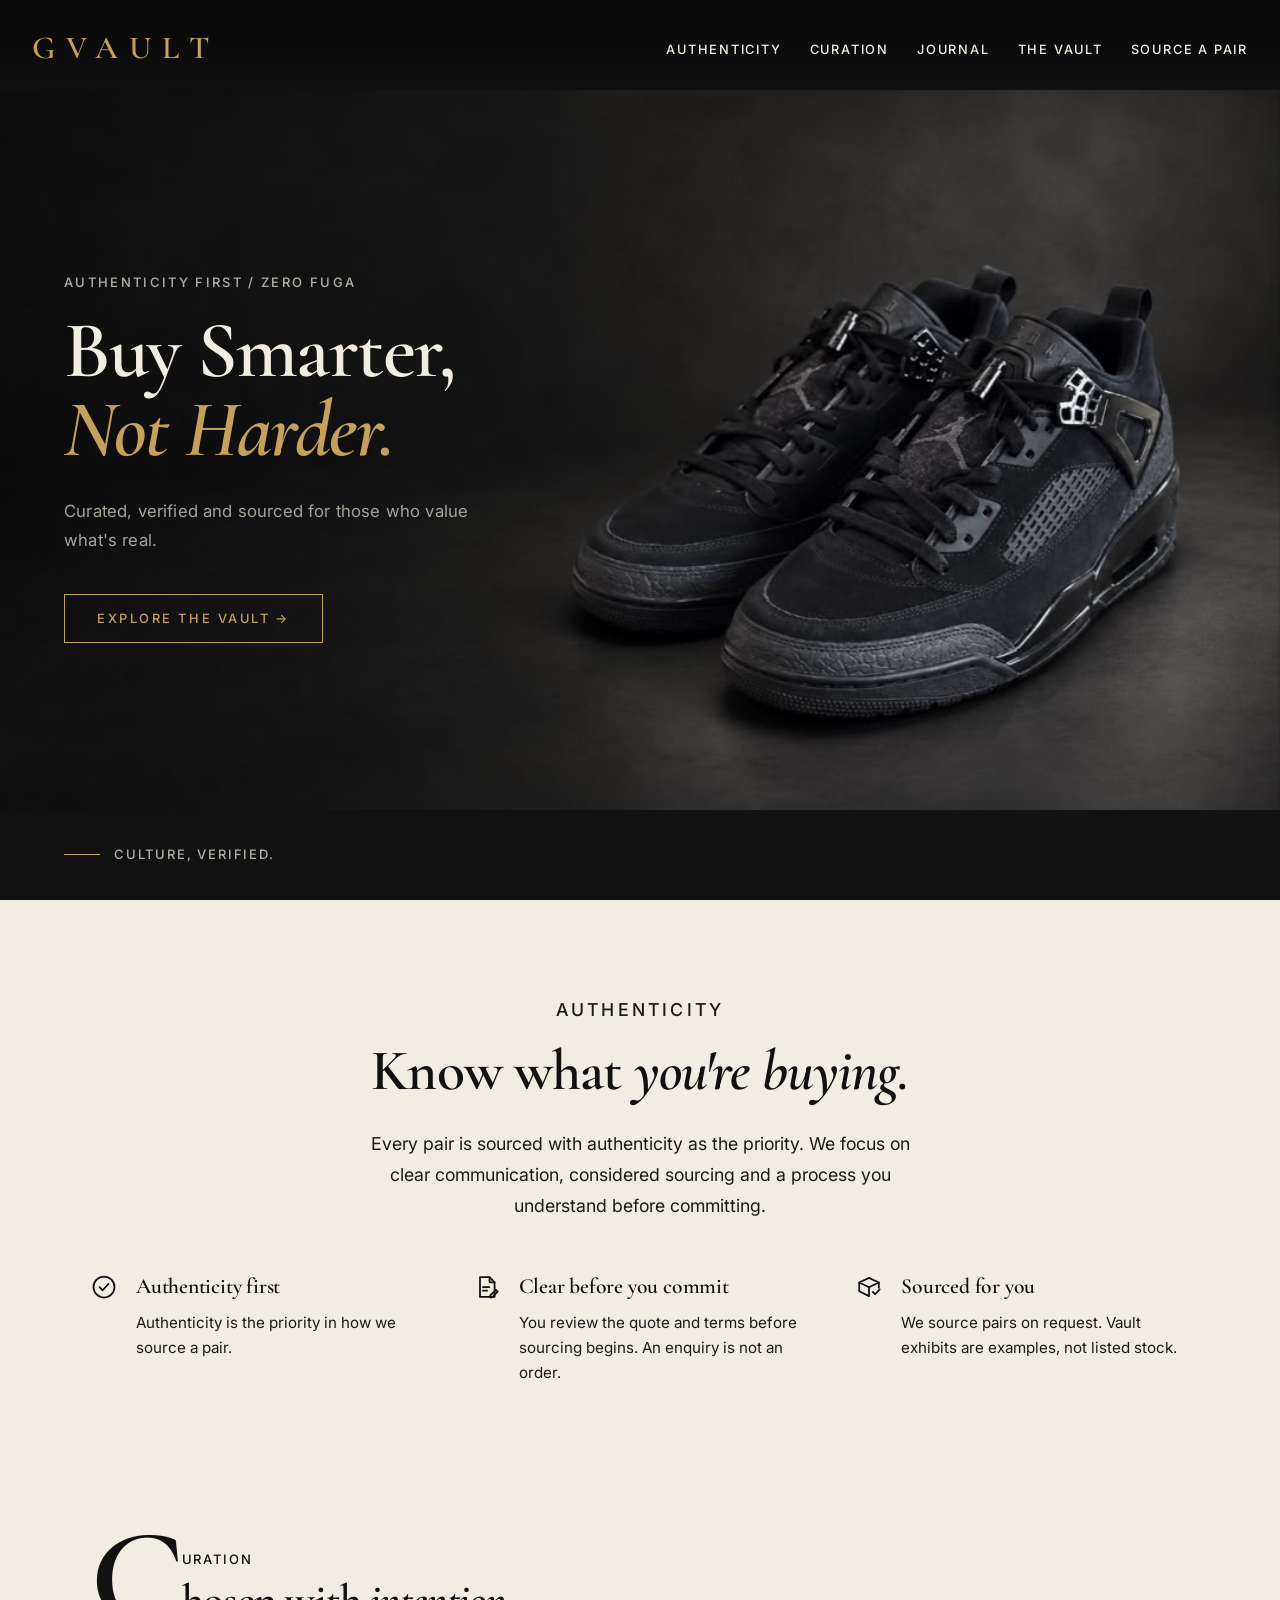
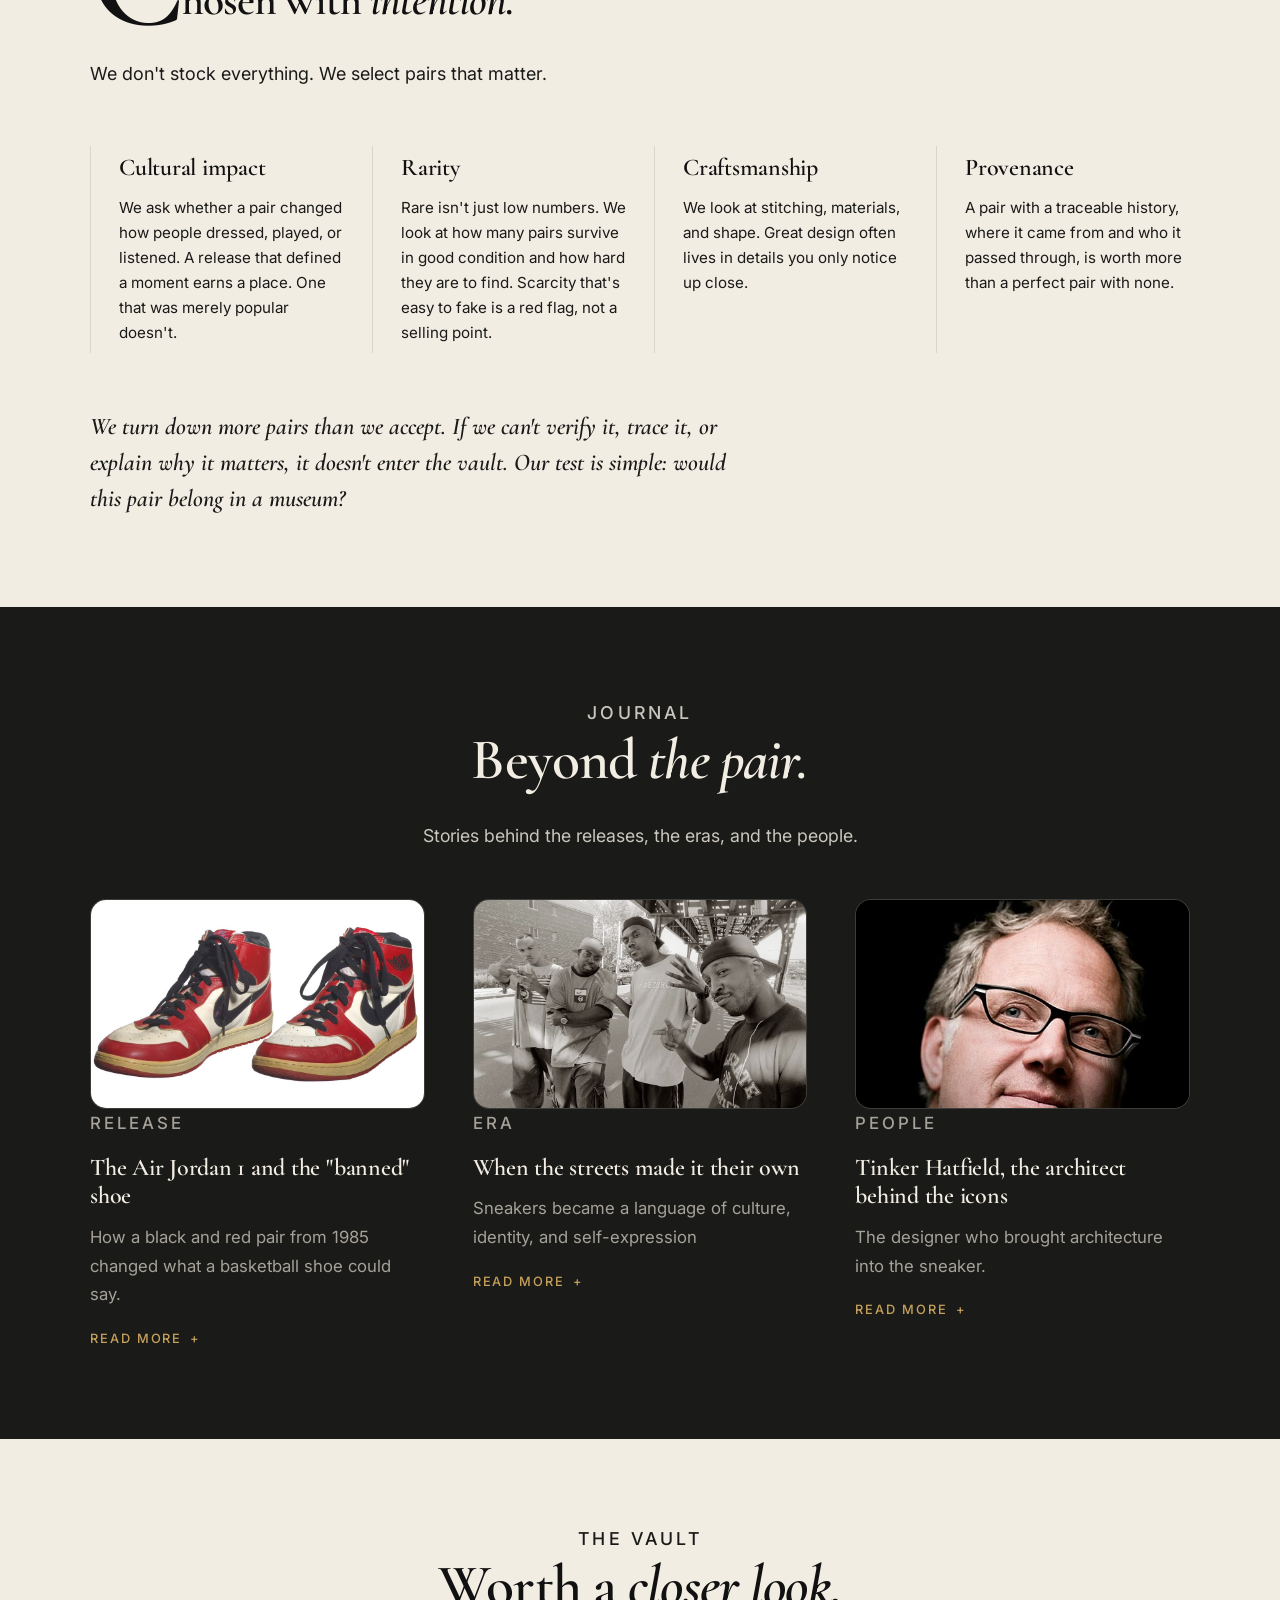
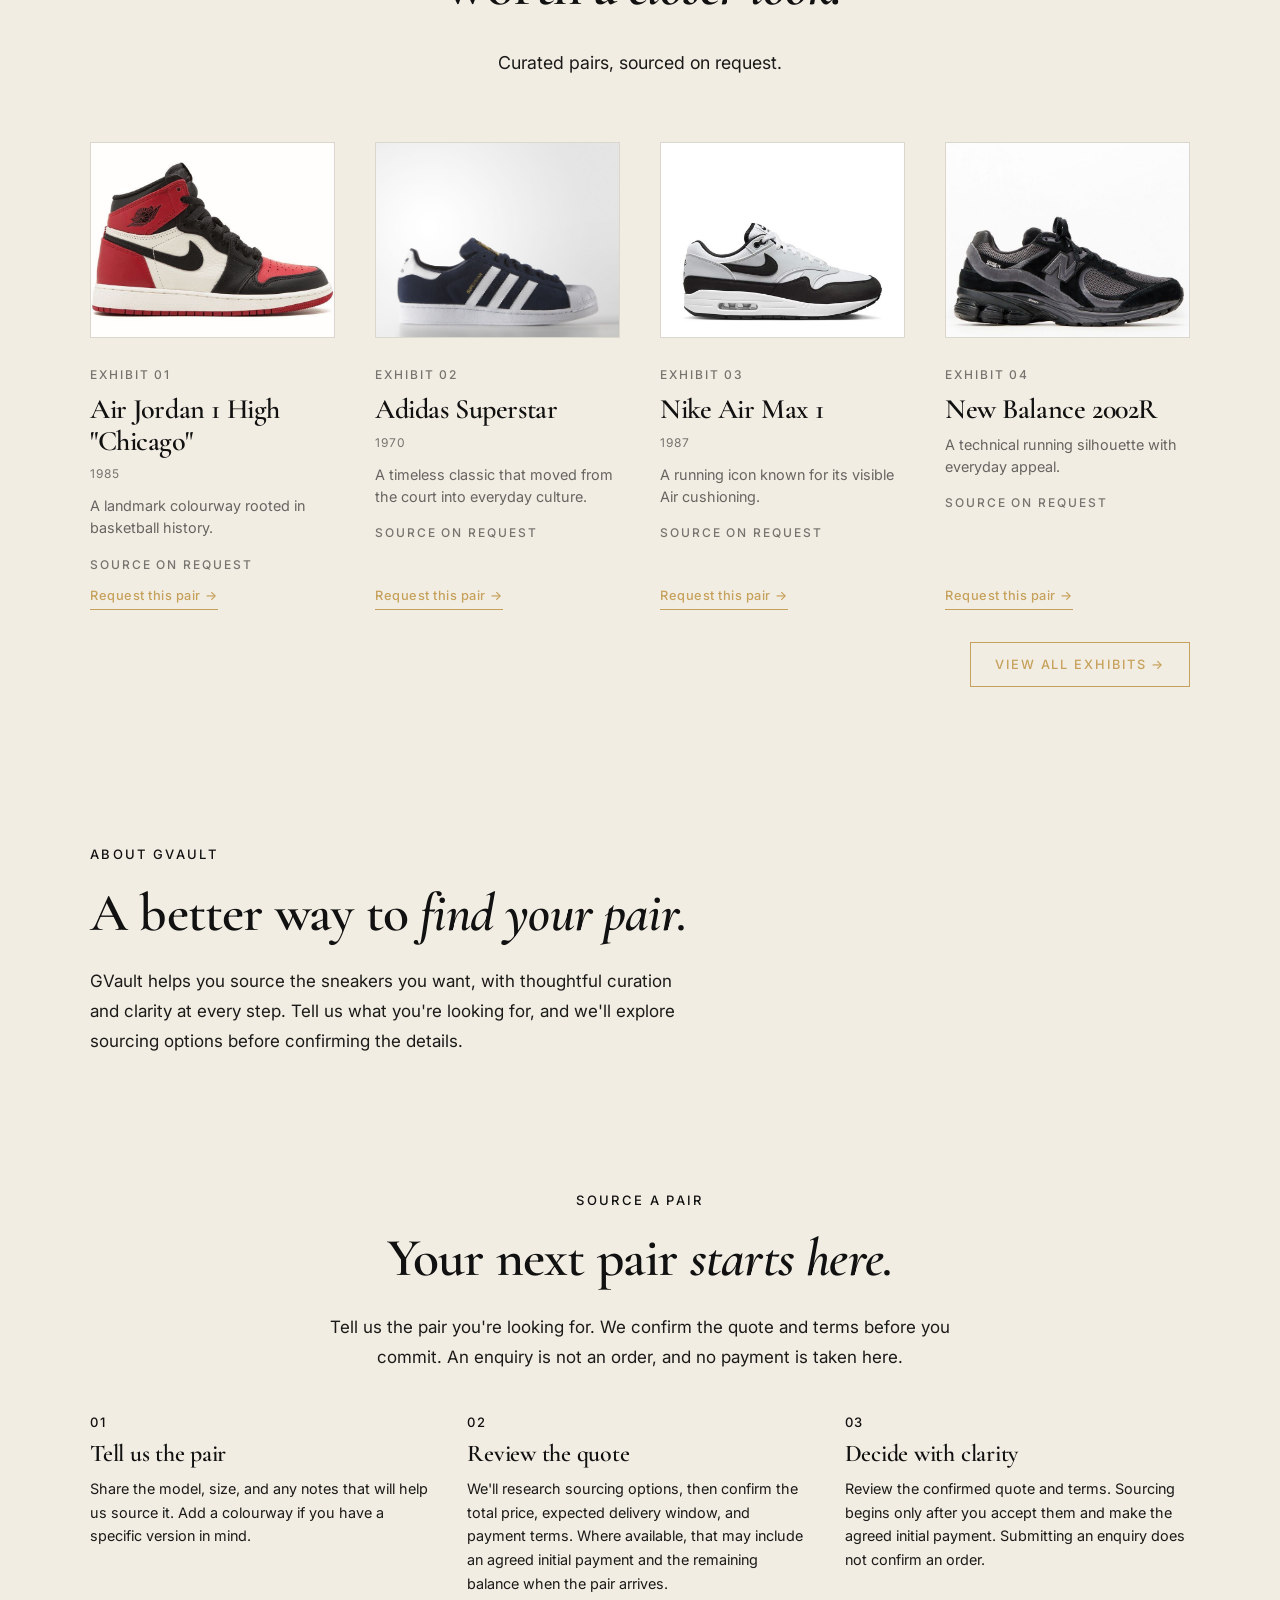
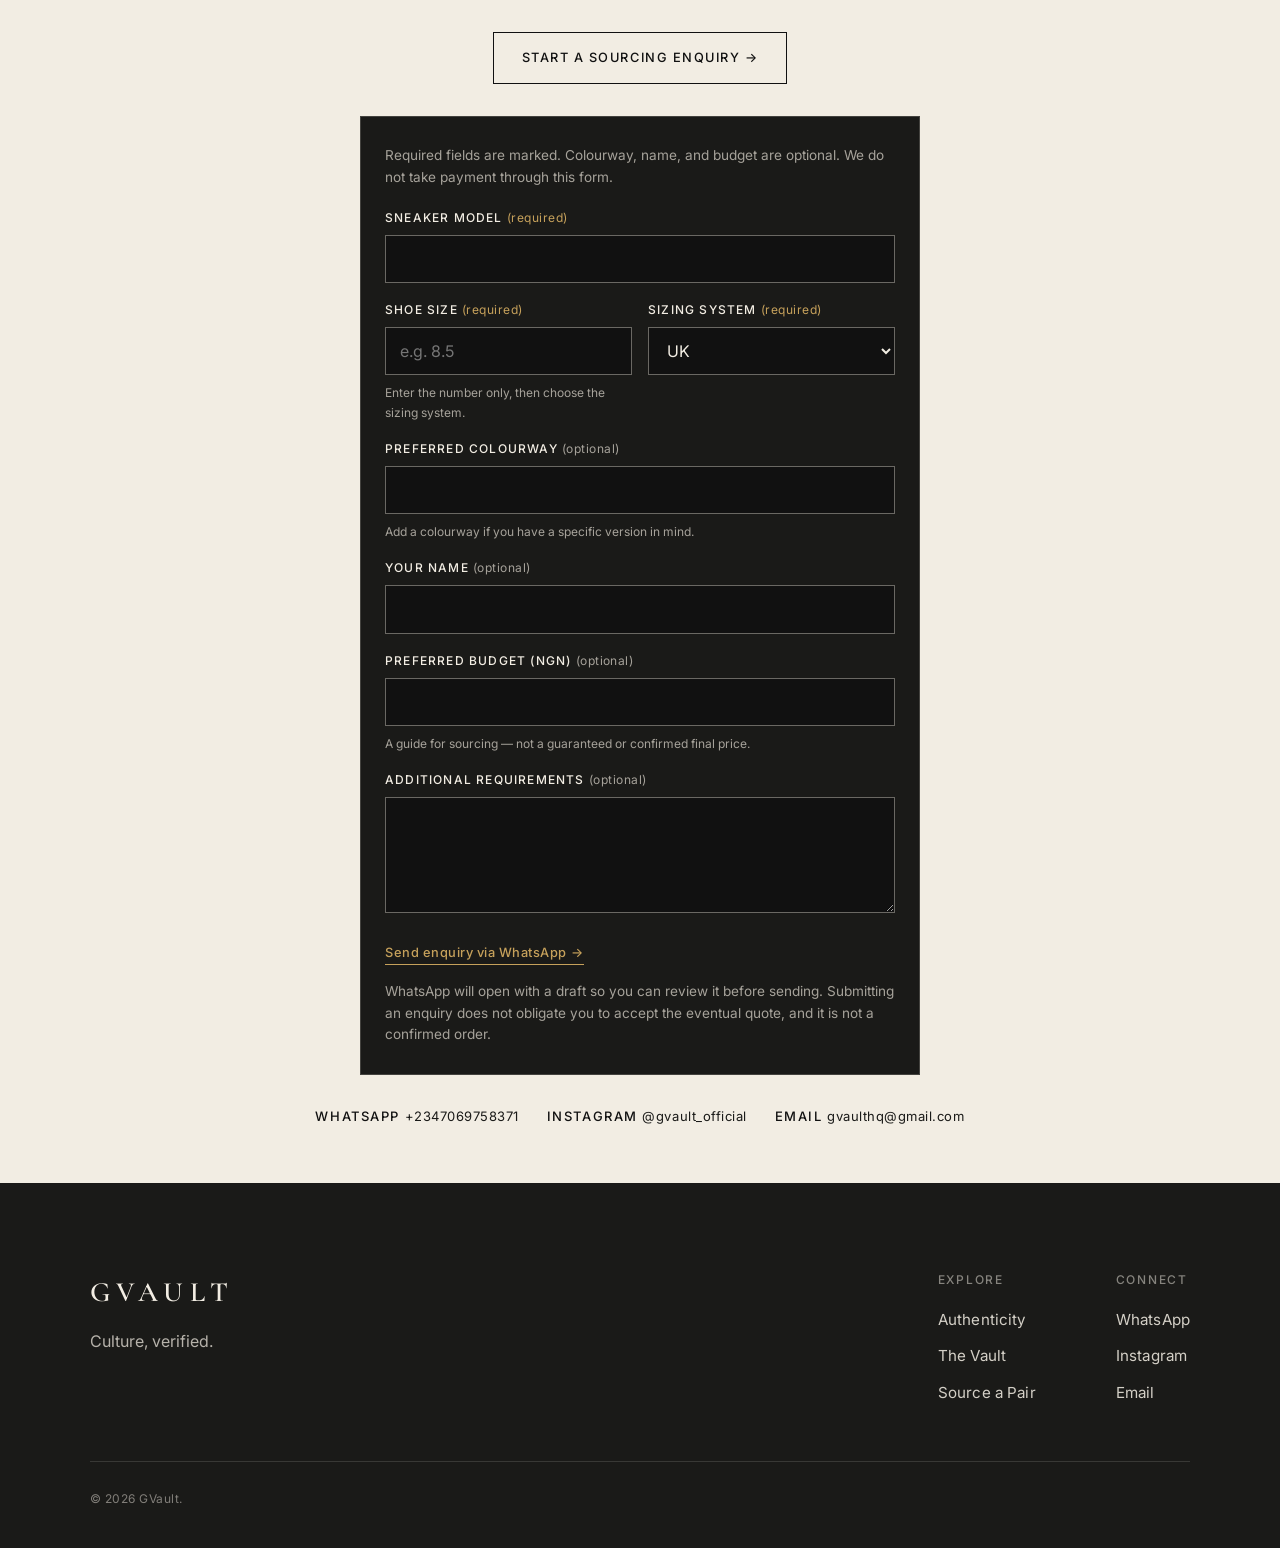
<file: index.html>
<!DOCTYPE html>
<html lang="en">
<head>
  <meta charset="UTF-8">
  <!-- Makes the page scale properly on phones -->
  <meta name="viewport" content="width=device-width, initial-scale=1">
  <title>GVault | Culture, verified.</title>
  <meta name="description" content="GVault is an authenticity-first sneaker brand. Discover, understand, and own genuine sneakers with confidence.">

  <!-- Fonts from Google Fonts (needs an internet connection) -->
  <link rel="preconnect" href="https://fonts.googleapis.com">
  <link rel="preconnect" href="https://fonts.gstatic.com" crossorigin>
  <link href="https://fonts.googleapis.com/css2?family=Cormorant+Garamond:ital,wght@0,600;1,600&family=Inter:wght@400;500&display=swap" rel="stylesheet">

  <!-- Our styles live in style.css (keep it in the same folder as this file) -->
  <link rel="stylesheet" href="style.css?v=22">
  <!-- defer waits until the HTML is ready, then runs script.js -->
  <script src="script.js?v=8" defer></script>
</head>

<body class="home">

  <a class="skip-link" href="#main">Skip to content</a>

  <!-- ========== 1. HEADER ========== -->
  <header id="top">
    <a href="#top" class="logo">GVAULT</a>

    <input type="checkbox" id="nav-toggle" class="nav-toggle">
    <label for="nav-toggle" class="nav-toggle-btn" aria-controls="site-nav" aria-expanded="false">
      <span class="nav-toggle-open">Menu</span>
      <span class="nav-toggle-close">Close</span>
    </label>

    <nav id="site-nav">
      <ul>
        <li><a href="#authenticity">Authenticity</a></li>
        <li><a href="#curation">Curation</a></li>
        <li><a href="#journal">Journal</a></li>
        <li><a href="vault.html">The Vault</a></li>
        <li><a href="#source-a-pair">Source a Pair</a></li>
      </ul>
    </nav>

    <!-- PAUSED: search and cart come back in later steps.
         Anything between the comment markers is hidden from the browser.

    <input type="search" id="search" placeholder="Search the vault...">

    <button id="request-list-button">Request List (<span id="request-list-count">0</span>)</button>

    -->
  </header>

  <main id="main" tabindex="-1">

    <!-- ========== 2. HERO ========== -->
    <section id="hero">
      <div class="hero-media">
        <img src="images/hero.jpeg"
             alt="Black Jordan Spizike sneakers on a stone plinth, photographed in low gallery light"
             width="1080"
             height="608"
             fetchpriority="high">
      </div>
      <div class="hero-copy">
        <p class="hero-eyebrow">Authenticity first / Zero Fuga</p>
        <h1>Buy Smarter,<br><span class="hero-accent">Not Harder.</span></h1>
        <p class="hero-lead">Curated, verified and sourced for those who value what's real.</p>
        <a class="hero-cta" href="#vault">Explore the Vault</a>
      </div>
      <p class="hero-signature">Culture, verified.</p>
    </section>

    <!-- ========== 3. AUTHENTICITY (was The Standard) ========== -->
    <section id="authenticity">
      <p class="section-label">Authenticity</p>
      <h2>Know what <span class="headline-accent">you're buying.</span></h2>
      <p>Every pair is sourced with authenticity as the priority. We focus on clear communication, considered sourcing and a process you understand before committing.</p>

      <ul class="trust-points">
        <li>
          <svg class="trust-icon" viewBox="0 0 24 24" fill="none" stroke="currentColor" stroke-width="1.5" stroke-linecap="round" stroke-linejoin="round" aria-hidden="true" focusable="false">
            <circle cx="12" cy="12" r="9"></circle>
            <path d="M8.2 12.2 10.8 14.8 15.8 9.4"></path>
          </svg>
          <div class="trust-copy">
            <h3>Authenticity first</h3>
            <p>Authenticity is the priority in how we source a pair.</p>
          </div>
        </li>
        <li>
          <svg class="trust-icon" viewBox="0 0 24 24" fill="none" stroke="currentColor" stroke-width="1.5" stroke-linecap="round" stroke-linejoin="round" aria-hidden="true" focusable="false">
            <path d="M6 3.5h8.2L18.5 8v12.5H6z"></path>
            <path d="M14.2 3.5V8H18.5"></path>
            <path d="M8.5 12h5.5M8.5 15.2h3.6"></path>
            <path d="M14.8 19.2 19.6 14.4l1.6 1.6-4.8 4.8h-1.6z"></path>
          </svg>
          <div class="trust-copy">
            <h3>Clear before you commit</h3>
            <p>You review the quote and terms before sourcing begins. An enquiry is not an order.</p>
          </div>
        </li>
        <li>
          <svg class="trust-icon" viewBox="0 0 24 24" fill="none" stroke="currentColor" stroke-width="1.5" stroke-linecap="round" stroke-linejoin="round" aria-hidden="true" focusable="false">
            <path d="M3.6 8.2 12 4.2l8.4 4-8.4 4z"></path>
            <path d="M3.6 8.2v7.4L12 19.8v-7.6"></path>
            <path d="M20.4 8.2v4.4"></path>
            <path d="M15.2 16.2 17.2 18.2 21.2 14"></path>
          </svg>
          <div class="trust-copy">
            <h3>Sourced for you</h3>
            <p>We source pairs on request. Vault exhibits are examples, not listed stock.</p>
          </div>
        </li>
      </ul>
    </section>

    <!-- ========== 4. CURATION ========== -->
    <section id="curation">
      <div class="curation-lockup">
        <span class="curation-initial" aria-hidden="true">C</span>
        <div class="curation-lines">
          <h2>
            <span class="curation-sr">Curation</span>
            <span class="curation-kicker" aria-hidden="true">uration</span>
          </h2>
          <p class="curation-sub">
            <span class="curation-sr">Chosen with intention.</span>
            <span aria-hidden="true">hosen with <span class="headline-accent">intention.</span></span>
          </p>
        </div>
      </div>
      <p>We don't stock everything. We select pairs that matter.</p>

      <ul>
        <li>
          <strong>Cultural impact</strong>
          <p>We ask whether a pair changed how people dressed, played, or listened. A release that defined a moment earns a place. One that was merely popular doesn't.</p>
        </li>
        <li>
          <strong>Rarity</strong>
          <p>Rare isn't just low numbers. We look at how many pairs survive in good condition and how hard they are to find. Scarcity that's easy to fake is a red flag, not a selling point.</p>
        </li>
        <li>
          <strong>Craftsmanship</strong>
          <p>We look at stitching, materials, and shape. Great design often lives in details you only notice up close.</p>
        </li>
        <li>
          <strong>Provenance</strong>
          <p>A pair with a traceable history, where it came from and who it passed through, is worth more than a perfect pair with none.</p>
        </li>
      </ul>

      <p class="curation-note">We turn down more pairs than we accept. If we can't verify it, trace it, or explain why it matters, it doesn't enter the vault. Our test is simple: would this pair belong in a museum?</p>
    </section>

    <!-- ========== 5. JOURNAL (was Culture) ========== -->
    <section id="journal">
      <p class="section-label">Journal</p>
      <h2>Beyond <span class="headline-accent">the pair.</span></h2>
      <p>Stories behind the releases, the eras, and the people.</p>

      <div class="article-grid">

        <article>
          <div class="article-visual">
            <img src="images/journal/Release.png" alt="A worn pair of original red, white, and black Air Jordan 1 High sneakers.">
          </div>
          <p class="article-category">Release</p>
          <h3>The Air Jordan 1 and the "banned" shoe</h3>
          <p>How a black and red pair from 1985 changed what a basketball shoe could say.</p>
          <details>
            <summary>Read more</summary>
            <p>When the Air Jordan 1 arrived in 1985, basketball shoes were mostly white and quiet. Designed by Peter Moore for a rookie named Michael Jordan, the black and red pair broke from that.</p>
            <p>The famous "banned" story says the NBA outlawed the shoe and Nike paid the fines. The league did have a uniform rule about shoe colours, and Nike turned that tension into an ad campaign. Collectors still debate how much of the legend was marketing, but both the shoe and the story are part of why it matters.</p>
            <p><strong>Why it matters to us:</strong> the Air Jordan 1 is one of the most re-released sneakers ever, which also makes it one of the most widely copied. Shape, stitching, and tag details all count, so we check each pair against documented references before it enters the vault.</p>
          </details>
        </article>

        <article>
          <div class="article-visual">
            <img src="images/journal/Era.png" alt="Four men in 1990s streetwear posing on a city street under an elevated train.">
          </div>
          <p class="article-category">Era</p>
          <h3>When the streets made it their own</h3>
          <p>Sneakers became a language of culture, identity, and self-expression</p>
          <details>
            <summary>Read more</summary>
            <p>Sneakers have always been about more than what we wear. They reflect where we come from, what we listen to, and the communities we belong to.</p>
            <p>From the streets of New York to cities around the world, music, sports, and street style transformed sneakers into cultural symbols. Each generation made them its own, turning footwear into a language of identity, self-expression, and belonging</p>
            <p>Over time, certain pairs become more than products. They become part of movements, memories, and moments that shaaped popular culture</p>
            <p><strong>Why it matters to us:</strong> At GVault, we believe understanding a sneaker's cultural significance makes owning it more meaningful. Knowing the actual story behind a pair helps us appreciate more than its design or resale value.</p>
          </details>
        </article>

        <article>
          <div class="article-visual">
            <img src="images/journal/People.png" alt="Portrait of sneaker designer Tinker Hatfield, wearing glasses against a dark background.">
          </div>
          <p class="article-category">People</p>
          <h3>Tinker Hatfield, the architect behind the icons</h3>
          <p>The designer who brought architecture into the sneaker.</p>
          <details>
            <summary>Read more</summary>
            <p>Tinker Hatfield trained as an architect before joining Nike in 1981. His Air Max 1, released in 1987, put the cushioning unit on display through a window in the midsole, reportedly inspired by the exposed structure of the Centre Pompidou in Paris.</p>
            <p>A year later he designed the Air Jordan III, a pair often credited with helping keep Michael Jordan at Nike, and he went on to design many more Jordans over the years.</p>
            <p><strong>Why it matters to us:</strong> knowing who designed a pair, and why, explains its details, and details are what we verify. A pair is easier to check when you understand the thinking behind it.</p>
          </details>
        </article>

      </div>
    </section>

    <!-- ========== 6. THE VAULT (was The Archive) ========== -->
    <section id="vault">
      <p class="section-label">The Vault</p>
      <h2>Worth a <span class="headline-accent">closer look.</span></h2>
      <p>Curated pairs, sourced on request.</p>

      <div class="vault-row">
      <div class="vault-track" role="region" aria-label="Vault exhibits" tabindex="0">

        <article class="exhibit">
          <div class="exhibit-image">
            <img src="images/vault/air jordan 1.png" alt="Air Jordan 1 High Chicago sneakers" width="750" height="1000">
          </div>
          <p class="exhibit-number">Exhibit 01</p>
          <h3>Air Jordan 1 High "Chicago"</h3>
          <p class="exhibit-year">1985</p>
          <p class="exhibit-why">A landmark colourway rooted in basketball history.</p>
          <p class="status status-sourcing">Source on request</p>
          <a class="exhibit-action" href="#source-enquiry" aria-label="Open Source a Pair to request Air Jordan 1 High Chicago">Request this pair</a>
        </article>

        <article class="exhibit">
          <div class="exhibit-image">
            <img src="images/vault/adidas.png" alt="Adidas Superstar sneakers" width="1080" height="1080">
          </div>
          <p class="exhibit-number">Exhibit 02</p>
          <h3>Adidas Superstar</h3>
          <p class="exhibit-year">1970</p>
          <p class="exhibit-why">A timeless classic that moved from the court into everyday culture.</p>
          <p class="status status-sourcing">Source on request</p>
          <a class="exhibit-action" href="#source-enquiry" aria-label="Open Source a Pair to request Adidas Superstar">Request this pair</a>
        </article>

        <article class="exhibit">
          <div class="exhibit-image">
            <img src="images/vault/air max.png" alt="Nike Air Max 1 sneakers" width="850" height="680">
          </div>
          <p class="exhibit-number">Exhibit 03</p>
          <h3>Nike Air Max 1</h3>
          <p class="exhibit-year">1987</p>
          <p class="exhibit-why">A running icon known for its visible Air cushioning.</p>
          <p class="status status-sourcing">Source on request</p>
          <a class="exhibit-action" href="#source-enquiry" aria-label="Open Source a Pair to request Nike Air Max 1">Request this pair</a>
        </article>

        <article class="exhibit">
          <div class="exhibit-image">
            <img src="images/vault/new balance.png" alt="New Balance 2002R sneakers" width="690" height="1070">
          </div>
          <p class="exhibit-number">Exhibit 04</p>
          <h3>New Balance 2002R</h3>
          <p class="exhibit-why">A technical running silhouette with everyday appeal.</p>
          <p class="status status-sourcing">Source on request</p>
          <a class="exhibit-action" href="#source-enquiry" aria-label="Open Source a Pair to request New Balance 2002R">Request this pair</a>
        </article>

      </div>

      <p class="vault-explore"><a class="vault-explore-btn" href="vault.html">View All Exhibits</a></p>
      </div>
    </section>

    <!-- ========== 7. ABOUT ========== -->
    <section id="about">
      <p class="about-label">About GVault</p>
      <h2>A better way to <span class="headline-accent">find your pair.</span></h2>
      <p class="about-intro">GVault helps you source the sneakers you want, with thoughtful curation and clarity at every step. Tell us what you're looking for, and we'll explore sourcing options before confirming the details.</p>
    </section>

    <!-- ========== 8. SOURCE A PAIR (was Contact) ========== -->
    <section id="source-a-pair">
      <p class="source-label">Source a Pair</p>
      <h2>Your next pair <span class="headline-accent">starts here.</span></h2>
      <p class="source-lead">Tell us the pair you're looking for. We confirm the quote and terms before you commit. An enquiry is not an order, and no payment is taken here.</p>
      <ol class="source-steps">
        <li>
          <p class="source-step-num">01</p>
          <h3>Tell us the pair</h3>
          <p>Share the model, size, and any notes that will help us source it. Add a colourway if you have a specific version in mind.</p>
        </li>
        <li>
          <p class="source-step-num">02</p>
          <h3>Review the quote</h3>
          <p>We'll research sourcing options, then confirm the total price, expected delivery window, and payment terms. Where available, that may include an agreed initial payment and the remaining balance when the pair arrives.</p>
        </li>
        <li>
          <p class="source-step-num">03</p>
          <h3>Decide with clarity</h3>
          <p>Review the confirmed quote and terms. Sourcing begins only after you accept them and make the agreed initial payment. Submitting an enquiry does not confirm an order.</p>
        </li>
      </ol>

      <p class="source-cta"><a id="start-enquiry" href="#source-enquiry">Start a sourcing enquiry</a></p>

      <form id="source-enquiry" class="source-form" action="https://wa.me/2347069758371" method="get" novalidate>
        <p class="source-form-intro">Required fields are marked. Colourway, name, and budget are optional. We do not take payment through this form.</p>

        <div class="source-field">
          <label for="enquiry-model">Sneaker model <span class="source-required">(required)</span></label>
          <input id="enquiry-model" name="model" type="text" autocomplete="off" required maxlength="120" aria-required="true" aria-describedby="enquiry-prefill">
          <p id="enquiry-prefill" class="source-hint" hidden>The model was filled from the Vault exhibit you requested. You can edit it before sending.</p>
        </div>

        <div class="source-field-row">
          <div class="source-field">
            <label for="enquiry-size">Shoe size <span class="source-required">(required)</span></label>
            <input id="enquiry-size" name="size" type="text" inputmode="decimal" autocomplete="off" required maxlength="12" placeholder="e.g. 8.5" aria-required="true" aria-describedby="enquiry-size-hint">
            <p id="enquiry-size-hint" class="source-hint">Enter the number only, then choose the sizing system.</p>
          </div>
          <div class="source-field">
            <label for="enquiry-size-system">Sizing system <span class="source-required">(required)</span></label>
            <select id="enquiry-size-system" name="size-system" required aria-required="true">
              <option value="UK" selected>UK</option>
              <option value="US">US</option>
              <option value="EU">EU</option>
            </select>
          </div>
        </div>

        <div class="source-field">
          <label for="enquiry-colourway">Preferred colourway <span class="source-optional">(optional)</span></label>
          <input id="enquiry-colourway" name="colourway" type="text" autocomplete="off" maxlength="120" aria-describedby="enquiry-colourway-hint">
          <p id="enquiry-colourway-hint" class="source-hint">Add a colourway if you have a specific version in mind.</p>
        </div>

        <div class="source-field">
          <label for="enquiry-name">Your name <span class="source-optional">(optional)</span></label>
          <input id="enquiry-name" name="name" type="text" autocomplete="name" maxlength="80">
        </div>

        <div class="source-field">
          <label for="enquiry-budget">Preferred budget (NGN) <span class="source-optional">(optional)</span></label>
          <input id="enquiry-budget" name="budget" type="text" inputmode="numeric" autocomplete="off" maxlength="20" aria-describedby="enquiry-budget-hint">
          <p id="enquiry-budget-hint" class="source-hint">A guide for sourcing — not a guaranteed or confirmed final price.</p>
        </div>

        <div class="source-field">
          <label for="enquiry-notes">Additional requirements <span class="source-optional">(optional)</span></label>
          <textarea id="enquiry-notes" name="notes" rows="4" maxlength="500"></textarea>
        </div>

        <p id="enquiry-status" class="enquiry-status" role="status" aria-live="polite" hidden></p>

        <button type="submit" class="source-submit">Send enquiry via WhatsApp</button>
        <p class="source-form-note">WhatsApp will open with a draft so you can review it before sending. Submitting an enquiry does not obligate you to accept the eventual quote, and it is not a confirmed order.</p>

        <div id="enquiry-fallback" class="enquiry-fallback" hidden>
          <p>WhatsApp did not open in this browser. Use the link below, or copy the message and send it to +2347069758371.</p>
          <p><a id="enquiry-fallback-link" href="https://wa.me/2347069758371" target="_blank" rel="noopener noreferrer">Open WhatsApp with this enquiry</a></p>
          <label for="enquiry-fallback-copy">Enquiry message</label>
          <textarea id="enquiry-fallback-copy" rows="10" readonly></textarea>
        </div>
      </form>
      <ul class="source-contacts" id="source-contacts">
        <li><a href="https://wa.me/2347069758371" target="_blank" rel="noopener noreferrer">WhatsApp <span>+2347069758371</span></a></li>
        <li><a href="https://www.instagram.com/gvault_official/" target="_blank" rel="noopener noreferrer">Instagram <span>@gvault_official</span></a></li>
        <li><a href="mailto:gvaulthq@gmail.com">Email <span>gvaulthq@gmail.com</span></a></li>
      </ul>
    </section>

  </main>

  <!-- ========== 9. FOOTER ========== -->
  <footer>
    <div class="footer-main">
      <div class="footer-brand">
        <a href="#top" class="footer-logo">GVAULT</a>
        <p class="footer-tagline">Culture, verified.</p>
      </div>
      <div class="footer-groups">
        <nav class="footer-nav" aria-labelledby="footer-explore-heading">
          <p class="footer-heading" id="footer-explore-heading">Explore</p>
          <ul>
            <li><a href="#authenticity">Authenticity</a></li>
            <li><a href="vault.html">The Vault</a></li>
            <li><a href="#source-a-pair">Source a Pair</a></li>
          </ul>
        </nav>
        <nav class="footer-nav" aria-labelledby="footer-connect-heading">
          <p class="footer-heading" id="footer-connect-heading">Connect</p>
          <ul>
            <li><a href="https://wa.me/2347069758371" target="_blank" rel="noopener noreferrer">WhatsApp</a></li>
            <li><a href="https://www.instagram.com/gvault_official/" target="_blank" rel="noopener noreferrer">Instagram</a></li>
            <li><a href="mailto:gvaulthq@gmail.com">Email</a></li>
          </ul>
        </nav>
      </div>
    </div>
    <p class="footer-copy">&copy; 2026 GVault.</p>
  </footer>

</body>
</html>
</file>
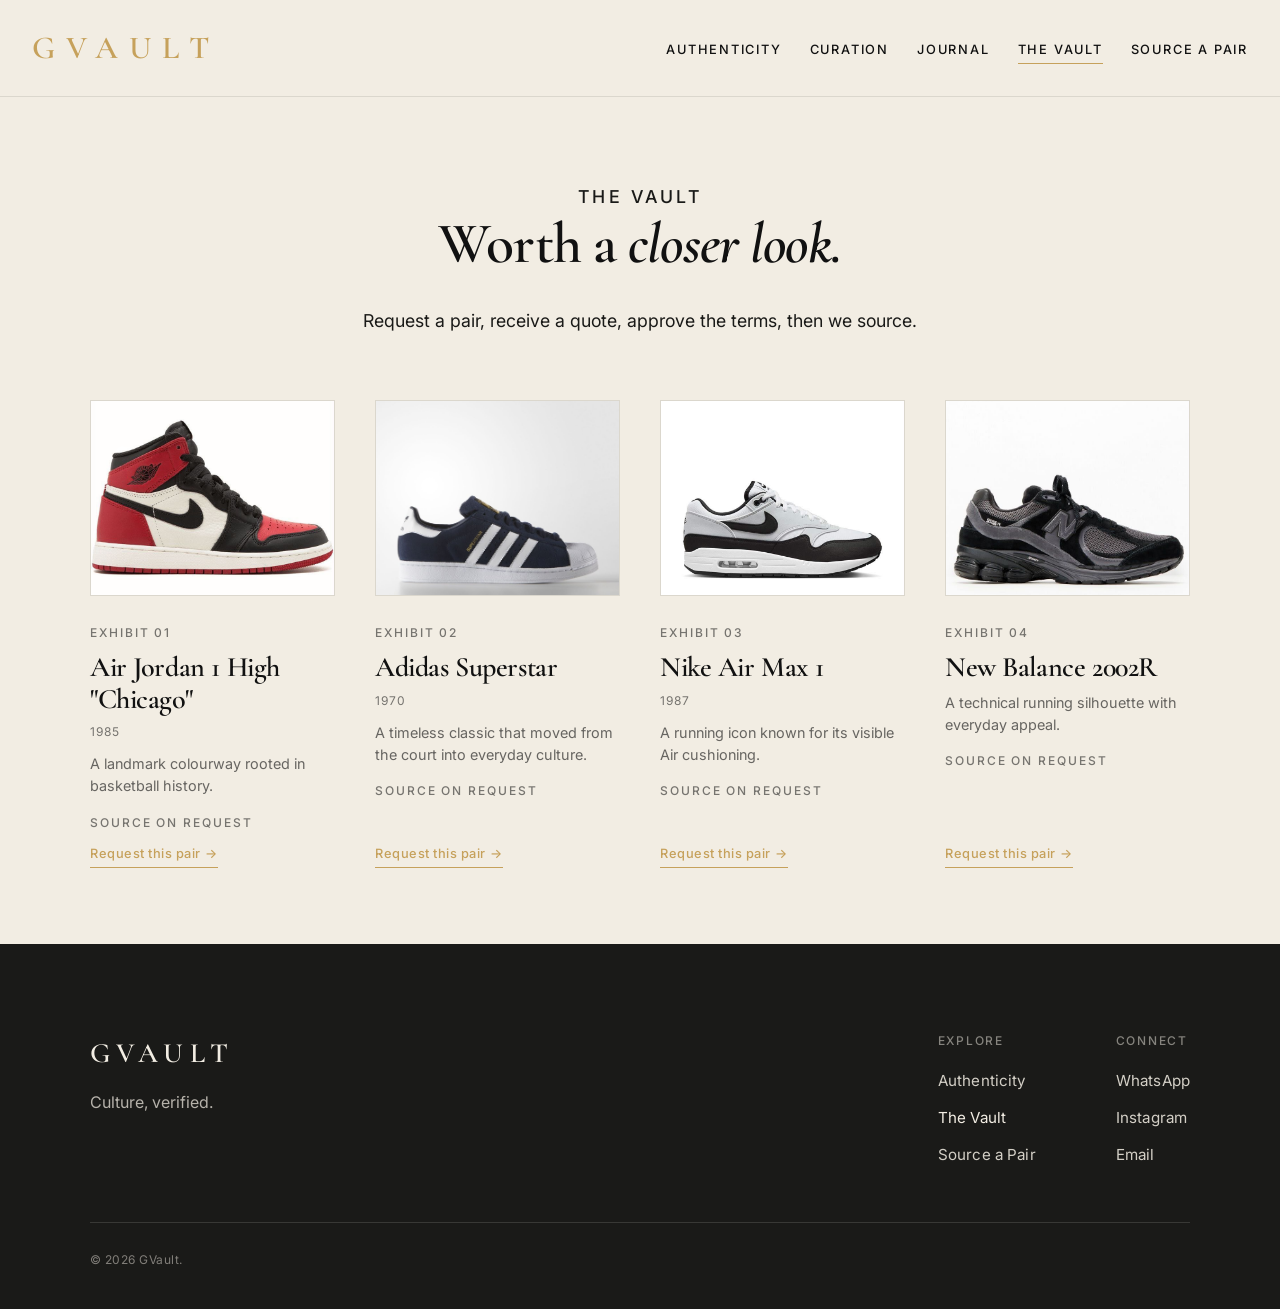
<file: vault.html>
<!DOCTYPE html>
<html lang="en">
<head>
  <meta charset="UTF-8">
  <meta name="viewport" content="width=device-width, initial-scale=1">
  <title>The Vault | GVault</title>
  <meta name="description" content="The GVault collection: curated pairs, sourced on request.">
  <link rel="preconnect" href="https://fonts.googleapis.com">
  <link rel="preconnect" href="https://fonts.gstatic.com" crossorigin>
  <link href="https://fonts.googleapis.com/css2?family=Cormorant+Garamond:ital,wght@0,600;1,600&family=Inter:wght@400;500&display=swap" rel="stylesheet">
  <link rel="stylesheet" href="style.css?v=20">
  <script src="script.js?v=8" defer></script>
</head>

<body>

  <a class="skip-link" href="#main">Skip to content</a>

  <header id="top">
    <a href="index.html" class="logo">GVAULT</a>

    <input type="checkbox" id="nav-toggle" class="nav-toggle">
    <label for="nav-toggle" class="nav-toggle-btn" aria-controls="site-nav" aria-expanded="false">
      <span class="nav-toggle-open">Menu</span>
      <span class="nav-toggle-close">Close</span>
    </label>

    <nav id="site-nav">
      <ul>
        <li><a href="index.html#authenticity">Authenticity</a></li>
        <li><a href="index.html#curation">Curation</a></li>
        <li><a href="index.html#journal">Journal</a></li>
        <li><a href="vault.html" aria-current="page">The Vault</a></li>
        <li><a href="index.html#source-a-pair">Source a Pair</a></li>
      </ul>
    </nav>
  </header>

  <main id="main" tabindex="-1">
    <section id="vault">
      <p class="section-label">The Vault</p>
      <h2>Worth a <span class="headline-accent">closer look.</span></h2>
      <p>Request a pair, receive a quote, approve the terms, then we source.</p>

      <div class="vault-track" role="region" aria-label="Vault exhibits" tabindex="0">

        <article class="exhibit">
          <div class="exhibit-image">
            <img src="images/vault/air jordan 1.png" alt="Air Jordan 1 High Chicago sneakers" width="750" height="1000">
          </div>
          <p class="exhibit-number">Exhibit 01</p>
          <h3>Air Jordan 1 High "Chicago"</h3>
          <p class="exhibit-year">1985</p>
          <p class="exhibit-why">A landmark colourway rooted in basketball history.</p>
          <p class="status status-sourcing">Source on request</p>
          <a class="exhibit-action" href="index.html#source-enquiry" aria-label="Open Source a Pair to request Air Jordan 1 High Chicago">Request this pair</a>
        </article>

        <article class="exhibit">
          <div class="exhibit-image">
            <img src="images/vault/adidas.png" alt="Adidas Superstar sneakers" width="1080" height="1080">
          </div>
          <p class="exhibit-number">Exhibit 02</p>
          <h3>Adidas Superstar</h3>
          <p class="exhibit-year">1970</p>
          <p class="exhibit-why">A timeless classic that moved from the court into everyday culture.</p>
          <p class="status status-sourcing">Source on request</p>
          <a class="exhibit-action" href="index.html#source-enquiry" aria-label="Open Source a Pair to request Adidas Superstar">Request this pair</a>
        </article>

        <article class="exhibit">
          <div class="exhibit-image">
            <img src="images/vault/air max.png" alt="Nike Air Max 1 sneakers" width="850" height="680">
          </div>
          <p class="exhibit-number">Exhibit 03</p>
          <h3>Nike Air Max 1</h3>
          <p class="exhibit-year">1987</p>
          <p class="exhibit-why">A running icon known for its visible Air cushioning.</p>
          <p class="status status-sourcing">Source on request</p>
          <a class="exhibit-action" href="index.html#source-enquiry" aria-label="Open Source a Pair to request Nike Air Max 1">Request this pair</a>
        </article>

        <article class="exhibit">
          <div class="exhibit-image">
            <img src="images/vault/new balance.png" alt="New Balance 2002R sneakers" width="690" height="1070">
          </div>
          <p class="exhibit-number">Exhibit 04</p>
          <h3>New Balance 2002R</h3>
          <p class="exhibit-why">A technical running silhouette with everyday appeal.</p>
          <p class="status status-sourcing">Source on request</p>
          <a class="exhibit-action" href="index.html#source-enquiry" aria-label="Open Source a Pair to request New Balance 2002R">Request this pair</a>
        </article>

      </div>
    </section>
  </main>

  <footer>
    <div class="footer-main">
      <div class="footer-brand">
        <a href="index.html" class="footer-logo">GVAULT</a>
        <p class="footer-tagline">Culture, verified.</p>
      </div>
      <div class="footer-groups">
        <nav class="footer-nav" aria-labelledby="footer-explore-heading">
          <p class="footer-heading" id="footer-explore-heading">Explore</p>
          <ul>
            <li><a href="index.html#authenticity">Authenticity</a></li>
            <li><a href="vault.html" aria-current="page">The Vault</a></li>
            <li><a href="index.html#source-a-pair">Source a Pair</a></li>
          </ul>
        </nav>
        <nav class="footer-nav" aria-labelledby="footer-connect-heading">
          <p class="footer-heading" id="footer-connect-heading">Connect</p>
          <ul>
            <li><a href="https://wa.me/2347069758371" target="_blank" rel="noopener noreferrer">WhatsApp</a></li>
            <li><a href="https://www.instagram.com/gvault_official/" target="_blank" rel="noopener noreferrer">Instagram</a></li>
            <li><a href="mailto:gvaulthq@gmail.com">Email</a></li>
          </ul>
        </nav>
      </div>
    </div>
    <p class="footer-copy">&copy; 2026 GVault.</p>
  </footer>

</body>
</html>
</file>
<file: style.css>
/* ===== BRAND COLORS: change a color here and it updates everywhere ===== */
:root {
  --ink:        #111111;
  --ink-raised: #1A1A18;
  --ivory:      #F2EDE3;
  --gray:       #A6A29A;
  --accent:     #C6A15B;
  --gray-rgb:   166 162 154;
  --accent-rgb: 198 161 91;
  --line:        rgb(var(--gray-rgb) / 0.30);
  --line-subtle: rgb(var(--gray-rgb) / 0.20);
  --line-strong: rgb(var(--gray-rgb) / 0.60);
}

/* ===== BASE: applies to the whole page ===== */
body {
  margin: 0;
  background: var(--ivory);
  color: var(--ink);
  font-family: 'Inter', sans-serif;
  font-size: 1rem;
  font-weight: 400;
  line-height: 1.5;
  -webkit-font-smoothing: antialiased;
  -moz-osx-font-smoothing: grayscale;
}

.skip-link {
  position: absolute;
  left: 16px;
  top: 8px;
  z-index: 40;
  padding: 8px 16px;
  background: var(--ink);
  color: var(--ivory);
  border: 1px solid var(--accent);
  font-size: 0.8rem;
  font-weight: 500;
  letter-spacing: 0.08em;
  text-decoration: none;
  transform: translateY(-160%);
}

.skip-link:focus,
.skip-link:focus-visible {
  transform: none;
  outline: 2px solid var(--accent);
  outline-offset: 3px;
}

#main:focus,
#main:focus-visible {
  outline: 2px solid var(--accent);
  outline-offset: 3px;
}

/* ===== HEADER ===== */
header {
  position: relative;
  background: var(--ivory);
  padding: 24px 32px;
  border-bottom: 1px solid var(--line);
  display: flex;
  flex-wrap: nowrap;
  gap: 16px 32px;
  justify-content: space-between;
  align-items: center;
}

/* ===== LOGO ===== */
.logo {
  font-family: 'Cormorant Garamond', serif;
  font-size: 2rem;
  font-weight: 600;
  letter-spacing: 0.35em;
  color: var(--accent);
  text-decoration: none;
}

/* ===== NAV BAR (header only, so the footer nav is untouched) ===== */
.nav-toggle {
  position: absolute;
  width: 1px;
  height: 1px;
  padding: 0;
  margin: -1px;
  overflow: hidden;
  clip: rect(0, 0, 0, 0);
  white-space: nowrap;
  border: 0;
}

.nav-toggle-btn {
  display: none;
  cursor: pointer;
  color: var(--ink);
  font-size: 0.75rem;
  font-weight: 500;
  letter-spacing: 0.14em;
  text-transform: uppercase;
  padding: 8px 0;
}

.nav-toggle-btn:focus-visible {
  outline: 2px solid var(--accent);
  outline-offset: 3px;
}

.nav-toggle-close {
  display: none;
}

header nav ul {
  list-style: none;
  margin: 0;
  padding: 0;
  display: flex;
  flex-wrap: nowrap;
  gap: 12px 28px;
}

header nav a {
  color: var(--ink);
  text-decoration: none;
  font-size: 0.8rem;
  font-weight: 500;
  letter-spacing: 0.14em;
  text-transform: uppercase;
  padding-bottom: 6px;
  border-bottom: 1px solid transparent;
  transition: color 0.2s, border-color 0.2s;
}

header nav a:hover,
header nav a[aria-current="page"] {
  color: var(--ink);
  border-bottom-color: var(--accent);
}

header a:focus-visible,
footer a:focus-visible {
  outline: 2px solid var(--accent);
  outline-offset: 3px;
}

@media (max-width: 899px) {
  header {
    flex-wrap: nowrap;
  }

  .nav-toggle-btn {
    display: inline-flex;
    z-index: 22;
  }

  .nav-toggle:checked + .nav-toggle-btn .nav-toggle-open {
    display: none;
  }

  .nav-toggle:checked + .nav-toggle-btn .nav-toggle-close {
    display: inline;
  }

  header nav {
    display: none;
    position: absolute;
    top: 100%;
    left: 0;
    right: 0;
    z-index: 21;
    background: var(--ink);
    border-bottom: 1px solid var(--line);
  }

  .nav-toggle:checked ~ nav {
    display: block;
  }

  header nav ul {
    flex-direction: column;
    flex-wrap: nowrap;
    gap: 4px;
    padding: 12px 24px 28px;
  }

  header nav a {
    display: inline-block;
    padding: 10px 0;
    color: var(--ivory);
  }

  header nav a:hover,
  header nav a[aria-current="page"] {
    color: var(--accent);
    border-bottom-color: var(--accent);
  }

  body:has(.nav-toggle:checked) {
    overflow: hidden;
  }

  body.home header:has(.nav-toggle:checked) {
    background: var(--ink);
  }
}

@media (max-width: 600px) {
  header {
    padding: 20px 24px;
  }
  .logo{
    font-size: 1.6rem;
    letter-spacing: 0.25em;
  }
}

body.home header {
  position: absolute;
  top: 0;
  left: 0;
  right: 0;
  z-index: 20;
  background: linear-gradient(to bottom, rgb(0 0 0 / 0.55) 0%, rgb(0 0 0 / 0) 100%);
  border-bottom: none;
}

body.home .nav-toggle-btn {
  color: var(--ivory);
}

body.home header nav a {
  color: var(--ivory);
}

body.home header nav a:hover,
body.home header nav a[aria-current="page"] {
  color: var(--accent);
  border-bottom-color: var(--accent);
}

/* ===== HERO SECTION ===== */
#hero {
  position: relative;
  isolation: isolate;
  overflow: hidden;
  box-sizing: border-box;
  min-height: 100svh;
  padding: 0;
  text-align: left;
  color: var(--ivory);
  background: var(--ink);
}

.hero-media {
  position: absolute;
  inset: 0;
  z-index: 0;
  pointer-events: none;
}

.hero-media img {
  display: block;
  position: absolute;
  inset: 0;
  width: 100%;
  height: 100%;
  object-fit: contain;
  object-position: right center;
  animation: hero-image-enter 1s ease-out both;
}

.hero-copy {
  position: relative;
  z-index: 2;
  box-sizing: border-box;
  display: flex;
  flex-direction: column;
  justify-content: center;
  min-height: 100svh;
  width: min(36rem, 44%);
  padding: 7.5rem 32px 6.5rem;
  padding-left: max(48px, 5vw);
  background: none;
  animation: hero-copy-enter 0.9s ease-out both;
}

.hero-eyebrow {
  margin: 0 0 20px;
  font-size: 0.8125rem;
  font-weight: 500;
  letter-spacing: 0.18em;
  text-transform: uppercase;
  color: rgb(242 237 227 / 0.72);
}

#hero h1 {
  font-family: 'Cormorant Garamond', serif;
  font-size: clamp(2.6rem, 5.2vw + 0.85rem, 5.35rem);
  font-weight: 600;
  line-height: 0.98;
  letter-spacing: -0.02em;
  color: var(--ivory);
  max-width: 100%;
  margin: 0 0 28px;
}

.hero-accent {
  font-style: italic;
  color: var(--accent);
}

.headline-accent {
  font-style: italic;
}

.hero-lead {
  font-size: 1.05rem;
  line-height: 1.7;
  letter-spacing: 0.01em;
  color: var(--gray);
  max-width: 26rem;
  margin: 0 0 40px;
}

.hero-cta {
  display: inline-flex;
  align-items: center;
  align-self: flex-start;
  gap: 0.35em;
  border: 1px solid var(--accent);
  color: var(--accent);
  padding: 14px 32px;
  text-decoration: none;
  font-size: 0.8rem;
  font-weight: 500;
  letter-spacing: 0.2em;
  text-transform: uppercase;
  white-space: nowrap;
  transition: background 0.2s, color 0.2s;
}

.hero-cta::after {
  content: "\2192";
}

.hero-cta:hover {
  background: var(--accent);
  color: var(--ink);
}

.hero-cta:focus-visible {
  outline: 2px solid var(--accent);
  outline-offset: 3px;
}

.hero-signature {
  position: absolute;
  left: max(48px, 5vw);
  bottom: 36px;
  z-index: 2;
  display: flex;
  align-items: center;
  gap: 14px;
  margin: 0;
  font-size: 0.8125rem;
  font-weight: 500;
  letter-spacing: 0.14em;
  text-transform: uppercase;
  color: rgb(242 237 227 / 0.72);
}

.hero-signature::before {
  content: "";
  width: 36px;
  height: 1px;
  background: var(--accent);
  flex-shrink: 0;
}

@keyframes hero-image-enter {
  from { opacity: 0; }
  to   { opacity: 1; }
}

@keyframes hero-copy-enter {
  from { opacity: 0; transform: translateY(12px); }
  to   { opacity: 1; transform: translateY(0); }
}

@media (max-width: 899px) {
  .hero-media img {
    object-fit: cover;
    object-position: 78% 48%;
  }

  .hero-copy {
    width: auto;
    justify-content: flex-end;
    padding: 7rem 24px 7.25rem;
  }

  .hero-signature {
    left: 24px;
    bottom: 28px;
  }
}

@media (prefers-reduced-motion: reduce) {
  html {
    scroll-behavior: auto;
  }

  .hero-media img,
  .hero-copy {
    animation: none;
  }

  .skip-link {
    transform: none;
    position: static;
    display: inline-block;
    margin: 8px 16px 0;
  }

  #authenticity li,
  #authenticity .trust-icon,
  .exhibit-image,
  .article-visual,
  header nav a,
  .hero-cta,
  .exhibit-action,
  .vault-explore a,
  a.vault-explore-btn,
  .source-cta a {
    transition: none;
  }
}

/* ===== SHARED STYLES FOR EVERY SECTION BELOW THE HERO ===== */
html {
  scroll-behavior: smooth;
  overflow-x: clip;
}

main section:not(#hero) {
  max-width: 1100px;
  margin: 0 auto;
  padding: 108px 24px;
  scroll-margin-top: 5.5rem;
}

.section-label,
main section#about > p.about-label,
main section#source-a-pair > p.source-label {
  margin: 0 0 16px;
  font-family: 'Inter', sans-serif;
  font-size: 0.8125rem;
  font-weight: 500;
  letter-spacing: 0.18em;
  text-transform: uppercase;
  color: var(--ink);
  text-align: center;
}

main section:not(#hero) > h2 {
  font-family: 'Cormorant Garamond', serif;
  font-size: clamp(2.35rem, 4.5vw, 3.75rem);
  font-weight: 600;
  line-height: 1.12;
  letter-spacing: -0.015em;
  color: var(--ink);
  text-align: center;
  margin: 0 0 28px;
}

main section:not(#hero) > h2::after {
  display: none;
}

main section:not(#hero) > p {
  text-align: center;
  color: var(--ink-raised);
  max-width: 36rem;
  margin: 0 auto;
  font-size: clamp(1.02rem, 0.2vw + 0.95rem, 1.125rem);
  line-height: 1.75;
}

@media (max-width: 639px) {
  #hero h1 {
    font-size: clamp(2.35rem, 9.5vw, 2.85rem);
  }

  main section:not(#hero) {
    padding: 80px 20px;
  }

  #authenticity > h2,
  #journal > h2,
  #vault > h2 {
    font-size: clamp(2.1rem, 7vw, 2.55rem);
  }

  main section#about > h2,
  main section#source-a-pair > h2 {
    font-size: clamp(1.85rem, 6.2vw, 2.2rem);
    line-height: 1.18;
    overflow-wrap: break-word;
    hyphens: none;
  }

  .vault-track .exhibit h3 {
    font-size: clamp(1.55rem, 6vw, 1.85rem);
  }

  .article-grid article h3 {
    font-size: clamp(1.45rem, 5.5vw, 1.7rem);
  }

  .source-cta a {
    padding: 12px 20px;
  }
}

/* ===== AUTHENTICITY (was The Standard) ===== */
main section#authenticity {
  padding-top: 94px;
  padding-bottom: 68px;
}

#authenticity > .section-label {
  margin-bottom: 14px;
}

main section#authenticity > h2 {
  margin-bottom: 24px;
}

#authenticity .trust-points {
  list-style: none;
  display: grid;
  grid-template-columns: repeat(3, minmax(0, 1fr));
  gap: 28px 48px;
  margin: 48px 0 0;
  padding: 0;
}

#authenticity li {
  position: relative;
  display: flex;
  align-items: flex-start;
  gap: 18px;
  min-width: 0;
  border: none;
  background: transparent;
  padding: 4px 0;
}

#authenticity .trust-icon {
  display: block;
  width: 28px;
  height: 28px;
  margin: 0;
  color: var(--ink);
  flex-shrink: 0;
  transition: color 0.2s;
}

#authenticity .trust-copy {
  min-width: 0;
  flex: 1;
}

#authenticity li h3 {
  font-family: 'Cormorant Garamond', serif;
  font-size: clamp(1.35rem, 1.5vw, 1.6rem);
  font-weight: 600;
  font-style: normal;
  line-height: 1.25;
  letter-spacing: -0.01em;
  color: var(--ink);
  margin: 0 0 10px;
}

#authenticity li p {
  margin: 0;
  font-size: 0.95rem;
  line-height: 1.65;
  color: var(--ink-raised);
}

#authenticity li:hover .trust-icon {
  color: var(--accent);
}

@media (max-width: 639px) {
  main section#authenticity {
    padding-top: 70px;
    padding-bottom: 56px;
  }

  #authenticity .trust-points {
    grid-template-columns: 1fr;
    gap: 24px;
  }
}

/* ===== CURATION ===== */
main section#journal {
  max-width: none;
  padding-top: 90px;
  padding-bottom: 90px;
  padding-left: max(24px, calc((100% - 1100px) / 2));
  padding-right: max(24px, calc((100% - 1100px) / 2));
}

main section#curation {
  background: var(--ivory);
  padding-top: 68px;
  padding-bottom: clamp(4.75rem, 7vw, 6.5rem);
  text-align: left;
}

.curation-lockup {
  display: flex;
  align-items: center;
  gap: 0.02em 0.08em;
  width: max-content;
  max-width: 100%;
  margin: 0 0 24px;
  color: var(--ink);
}

.curation-initial {
  flex: 0 0 auto;
  font-family: 'Cormorant Garamond', serif;
  font-size: clamp(5.5rem, 14vw, 8.75rem);
  font-weight: 600;
  font-style: normal;
  line-height: 0.78;
  letter-spacing: -0.04em;
  color: var(--ink);
}

.curation-lines {
  display: flex;
  flex-direction: column;
  justify-content: center;
  gap: 0.12rem;
  min-width: 0;
  padding-top: 0.2em;
}

#curation .curation-sr {
  position: absolute;
  width: 1px;
  height: 1px;
  padding: 0;
  margin: -1px;
  overflow: hidden;
  clip: rect(0, 0, 0, 0);
  white-space: nowrap;
  border: 0;
}

#curation .curation-lockup h2 {
  position: relative;
  margin: 0;
  text-align: left;
}

#curation .curation-kicker {
  font-family: 'Inter', sans-serif;
  font-size: 0.8125rem;
  font-weight: 500;
  font-style: normal;
  line-height: 1.2;
  letter-spacing: 0.14em;
  text-transform: uppercase;
  color: var(--ink);
}

#curation .curation-sub {
  position: relative;
  margin: 0;
  max-width: none;
  font-family: 'Cormorant Garamond', serif;
  font-size: clamp(1.85rem, 3.4vw, 2.75rem);
  font-weight: 600;
  line-height: 1.12;
  letter-spacing: -0.02em;
  color: var(--ink);
  text-align: left;
}

main section#curation > p:not(.curation-note) {
  margin: 0;
  color: var(--ink-raised);
  font-size: 1.125rem;
  text-align: left;
}

@media (max-width: 639px) {
  main section#curation {
    padding-top: 54px;
    padding-bottom: 62px;
    padding-left: 20px;
    padding-right: 20px;
  }

  .curation-lockup {
    gap: 0.02em 0.06em;
    margin: 0 0 20px;
  }

  .curation-initial {
    font-size: clamp(5.15rem, 30.5vw, 6.5rem);
  }

  #curation .curation-sub {
    font-size: clamp(1.45rem, 6.4vw, 1.9rem);
    overflow-wrap: break-word;
  }
}

#curation ul {
  list-style: none;
  margin: 56px 0 0;
  padding: 0;
  display: grid;
  grid-template-columns: repeat(auto-fit, minmax(min(240px, 100%), 1fr));
  gap: 28px;
}

#curation li {
  border-left: 1px solid var(--line);
  padding: 8px 0 8px 28px;
  font-size: 0.95rem;
  line-height: 1.65;
  color: var(--ink-raised);
  transition: border-color 0.2s;
}

#curation li strong {
  display: block;
  font-family: 'Cormorant Garamond', serif;
  font-size: clamp(1.5rem, 1.6vw, 1.75rem);
  font-weight: 600;
  line-height: 1.2;
  letter-spacing: -0.01em;
  color: var(--ink);
  margin-bottom: 12px;
}

#curation li:hover {
  border-left-color: var(--accent);
}

#curation li p {
  margin: 0;
}

#curation > p.curation-note {
  max-width: 640px;
  margin: 56px 0 0;
  text-align: left;
  font-family: 'Cormorant Garamond', serif;
  font-size: clamp(1.2rem, 2vw, 1.5rem);
  font-style: italic;
  font-weight: 600;
  line-height: 1.5;
  letter-spacing: 0;
  color: var(--ink-raised);
}

/* ===== JOURNAL (was Culture) ===== */
#journal {
  background: var(--ink-raised);
}

main section#journal > .section-label {
  color: rgb(242 237 227 / 0.82);
}

main section#journal > h2 {
  color: var(--ivory);
}

main section#journal > p {
  color: rgb(242 237 227 / 0.82);
}

.article-grid {
  display: grid;
  grid-template-columns: repeat(auto-fit, minmax(min(280px, 100%), 1fr));
  gap: 56px 48px;
  margin-top: 48px;
  align-items: start;
}

@media (max-width: 639px) {
  main section#journal {
    padding-top: 66px;
    padding-bottom: 66px;
  }

  .article-grid {
    gap: 40px;
  }
}

.article-visual {
  position: relative;
  overflow: hidden;
  aspect-ratio: 16 / 10;
  display: block;
  padding: 0;
  border: 1px solid var(--line);
  border-radius: 16px;
  background: var(--ink);
  transition: border-color 0.2s;
}

.article-visual img {
  position: absolute;
  inset: 0;
  width: 100%;
  height: 100%;
  object-fit: cover;
  object-position: center;
}

.article-grid article:nth-child(3) .article-visual img {
  object-position: 50% 18%;
}

.article-category {
  margin: 20px 0 8px;
  font-family: 'Inter', sans-serif;
  font-size: 0.75rem;
  font-weight: 500;
  letter-spacing: 0.18em;
  text-transform: uppercase;
  color: rgb(242 237 227 / 0.75);
}

.article-grid article h3 {
  font-family: 'Cormorant Garamond', serif;
  font-size: clamp(1.5rem, 1.6vw, 1.75rem);
  font-weight: 600;
  line-height: 1.2;
  letter-spacing: -0.01em;
  color: var(--ivory);
  margin: 0 0 12px;
}

.article-grid article p {
  margin: 0 0 16px;
  font-size: 1.05rem;
  line-height: 1.7;
  color: var(--gray);
}

.article-grid article a {
  color: var(--accent);
  text-decoration: none;
  font-size: 0.8rem;
  font-weight: 500;
  letter-spacing: 0.15em;
  text-transform: uppercase;
}

.article-grid article a::after {
  content: "\2192";
  display: inline-block;
  margin-left: 8px;
  transition: transform 0.2s;
}

.article-grid article:hover .article-visual {
  border-color: rgb(var(--gray-rgb) / 0.55);
}

.article-grid article:hover a::after {
  transform: translateX(6px);
}

/* ===== THE VAULT (was The Archive) ===== */
main section#vault {
  padding-top: 84px;
  padding-bottom: 84px;
}

body:not(.home) main section#vault {
  padding-bottom: 76px;
}

.vault-row {
  display: grid;
  grid-template-columns: repeat(4, minmax(0, 1fr));
  column-gap: 40px;
  row-gap: 32px;
  margin-top: 64px;
}

.vault-track {
  display: grid;
  grid-column: 1 / -1;
  min-width: 0;
  grid-template-columns: repeat(4, minmax(0, 1fr));
  gap: 40px;
  margin-top: 64px;
}

.vault-row .vault-track {
  margin-top: 0;
}

@media (max-width: 899px) {
  .vault-row,
  .vault-track {
    grid-template-columns: repeat(2, minmax(0, 1fr));
  }
}

@media (max-width: 639px) {
  .vault-track {
    display: flex;
    gap: 20px;
    overflow-x: auto;
    overscroll-behavior-x: contain;
    scroll-snap-type: x mandatory;
    -webkit-overflow-scrolling: touch;
    padding-bottom: 8px;
  }

  .vault-track .exhibit {
    flex: 0 0 85vw;
    max-width: 85vw;
    scroll-snap-align: start;
  }
}

.exhibit {
  display: flex;
  flex-direction: column;
  padding: 0;
  background: transparent;
}

/* ----- Status badge ----- */
.status {
  align-self: flex-start;
  margin: 0 0 16px;
  padding: 6px 12px;
  font-size: 0.7rem;
  font-weight: 500;
  letter-spacing: 0.2em;
}

.exhibit .status-sourcing {
  border: none;
  padding: 0;
  margin: 0 0 12px;
  font-size: 0.75rem;
  font-weight: 500;
  color: rgb(17 17 17 / 0.55);
  letter-spacing: 0.16em;
  text-transform: uppercase;
}

/* ----- Image area ----- */
.exhibit-image {
  position: relative;
  aspect-ratio: 5 / 4;
  margin-bottom: 28px;
  overflow: hidden;
  background: var(--ivory);
  border: 1px solid var(--line);
  transition: border-color 0.2s;
}

.exhibit:hover .exhibit-image,
.exhibit:focus-within .exhibit-image {
  border-color: var(--line-strong);
}

.exhibit-image img {
  position: absolute;
  inset: 0;
  width: 100%;
  height: 100%;
  object-fit: cover;
  object-position: center;
}

.vault-track .exhibit:nth-child(2) .exhibit-image img {
  object-position: center bottom;
}

.vault-track .exhibit:nth-child(4) .exhibit-image img {
  object-fit: cover;
  object-position: center 58%;
}

/* ----- Text details ----- */
.exhibit-number {
  margin: 0 0 10px;
  font-size: 0.75rem;
  font-weight: 500;
  letter-spacing: 0.16em;
  text-transform: uppercase;
  color: rgb(17 17 17 / 0.55);
}

.exhibit h3 {
  margin: 0 0 8px;
  font-family: 'Cormorant Garamond', serif;
  font-size: clamp(1.7rem, 2.2vw, 2.15rem);
  font-weight: 600;
  line-height: 1.12;
  letter-spacing: -0.015em;
  color: var(--ink);
}

.exhibit-year {
  margin: 0 0 12px;
  font-size: 0.75rem;
  letter-spacing: 0.08em;
  color: rgb(17 17 17 / 0.55);
}

.exhibit-why,
.exhibit-verification {
  margin: 0 0 16px;
  font-size: 0.9rem;
  line-height: 1.55;
  color: rgb(17 17 17 / 0.62);
}

.exhibit-why strong,
.exhibit-verification strong {
  color: var(--ink);
  font-weight: 500;
}

/* ----- Price and button, pinned to the bottom of every card ----- */
.exhibit-price {
  margin: auto 0 16px;
  padding-top: 16px;
  border-top: 1px solid var(--line-subtle);
  font-family: 'Cormorant Garamond', serif;
  font-size: 1.4rem;
  color: var(--accent);
}

.exhibit-action {
  display: inline-flex;
  align-items: baseline;
  flex-wrap: nowrap;
  align-self: flex-start;
  width: max-content;
  margin-top: auto;
  padding: 0 0 4px;
  border: none;
  border-bottom: 1px solid currentColor;
  background: none;
  color: var(--accent);
  text-align: left;
  text-decoration: none;
  font-family: inherit;
  font-size: 0.8rem;
  font-weight: 500;
  letter-spacing: 0.04em;
  white-space: nowrap;
  transition: color 0.2s, border-color 0.2s;
}

.exhibit-action::after {
  content: "\2192";
  margin-left: 0.35em;
  flex-shrink: 0;
}

.exhibit-action:hover {
  color: var(--ink);
}

.exhibit-action:focus-visible,
.vault-explore a:focus-visible,
.vault-track:focus-visible {
  outline: 2px solid var(--accent);
  outline-offset: 3px;
}

.vault-explore {
  grid-column: 4;
  justify-self: end;
  width: max-content;
  margin: 0;
}

.vault-explore a,
a.vault-explore-btn {
  display: inline-flex;
  align-items: center;
  padding: 12px 24px;
  border: 1px solid var(--accent);
  border-radius: 0;
  background: none;
  color: var(--accent);
  text-decoration: none;
  font-size: 0.8rem;
  font-weight: 500;
  letter-spacing: 0.15em;
  text-transform: uppercase;
  white-space: nowrap;
  transition: background 0.2s, color 0.2s;
}

.vault-explore a::after,
a.vault-explore-btn::after {
  content: "\2192";
  margin-left: 0.35em;
}

.vault-explore a:hover,
a.vault-explore-btn:hover {
  background: var(--accent);
  color: var(--ink);
}

.vault-explore a:focus-visible,
a.vault-explore-btn:focus-visible {
  outline: 2px solid var(--accent);
  outline-offset: 3px;
}

@media (max-width: 899px) {
  .vault-explore {
    grid-column: 2;
  }
}

@media (max-width: 639px) {
  main section#vault {
    padding-top: 70px;
    padding-bottom: 70px;
  }

  body:not(.home) main section#vault {
    padding-bottom: 64px;
  }

  .vault-row {
    display: block;
  }

  .vault-explore {
    width: auto;
    margin-top: 28px;
    text-align: right;
  }
}

@media (prefers-reduced-motion: reduce) {
  .vault-track {
    scroll-snap-type: none;
  }
}

/* ----- Vault: four-step progress tracker ----- */
.progress {
  list-style: none;
  display: flex;
  margin: 4px 0 16px;
  padding: 0;
}

.progress li {
  position: relative;
  flex: 1;
  text-align: center;
  font-size: 0.6rem;
  letter-spacing: 0.12em;
  text-transform: uppercase;
  color: var(--gray);
}

.progress li::before {
  content: "";
  display: block;
  width: 8px;
  height: 8px;
  margin: 0 auto 8px;
  border-radius: 50%;
  border: 1px solid var(--line-strong);
}

.progress li::after {
  content: "";
  position: absolute;
  top: 4px;
  left: calc(50% + 10px);
  width: calc(100% - 20px);
  height: 1px;
  background: var(--line-subtle);
}

.progress li:last-child::after {
  display: none;
}

.progress li.done {
  color: var(--accent);
}

.progress li.done::before {
  background: var(--accent);
  border-color: var(--accent);
}

.progress li.done::after {
  background: var(--accent);
}

/* ----- Vault: expandable record ----- */
.exhibit details {
  margin: 0 0 8px;
}

.exhibit summary {
  cursor: pointer;
  list-style: none;
  padding: 12px 0;
  border-top: 1px solid var(--line-subtle);
  color: var(--accent);
  font-size: 0.75rem;
  font-weight: 500;
  letter-spacing: 0.15em;
  text-transform: uppercase;
}

.exhibit summary::-webkit-details-marker {
  display: none;
}

.exhibit summary::after {
  content: "+";
  float: right;
}

.exhibit details[open] summary::after {
  content: "\2212";
}

.exhibit-sizes {
  margin: 0 0 12px;
  font-size: 0.9rem;
  line-height: 1.6;
  color: var(--gray);
}

.exhibit-sizes strong {
  color: var(--ivory);
  font-weight: 500;
}

/* ----- Vault: "Can't find your pair?" card ----- */
.exhibit-request {
  align-items: center;
  justify-content: center;
  text-align: center;
  border-style: dashed;
  background: transparent;
}

.exhibit-request h3 {
  margin-bottom: 12px;
}

.exhibit-request p {
  margin: 0 0 24px;
  font-size: 0.9rem;
  line-height: 1.6;
  color: var(--gray);
}

.exhibit-request a {
  padding: 14px 28px;
  border: 1px solid var(--accent);
  color: var(--accent);
  text-decoration: none;
  font-size: 0.8rem;
  font-weight: 500;
  letter-spacing: 0.2em;
  text-transform: uppercase;
  transition: background 0.2s, color 0.2s;
}

.exhibit-request a:hover {
  background: var(--accent);
  color: var(--ink);
}

/* ===== ABOUT ===== */

#about {
  text-align: left;
}

main section#about {
  padding-top: 72px;
  padding-bottom: 52px;
}

main section#about > h2 {
  text-align: left;
  color: var(--ink);
  font-size: clamp(2.2rem, 4.2vw, 3.35rem);
  font-style: normal;
  line-height: 1.15;
  letter-spacing: -0.015em;
  margin: 0 0 24px;
}

main section#about > h2::after {
  display: none;
}

main section#about > p.about-label {
  text-align: left;
  max-width: none;
  margin: 0 0 16px;
  font-family: 'Inter', sans-serif;
  font-size: 0.8125rem;
  font-weight: 500;
  letter-spacing: 0.18em;
  text-transform: uppercase;
  color: var(--ink);
}

main section#about > p.about-intro {
  text-align: left;
  max-width: 38rem;
  margin: 0;
  font-family: 'Inter', sans-serif;
  font-size: 1.0625rem;
  font-weight: 400;
  line-height: 1.75;
  color: var(--ink-raised);
}

/* ===== SOURCE A PAIR (was Contact) ===== */

#source-a-pair {
  text-align: center;
}

main section#source-a-pair {
  padding-top: 80px;
  padding-bottom: 56px;
}

main section#source-a-pair > h2 {
  text-align: center;
  color: var(--ink);
  font-size: clamp(2.2rem, 4.2vw, 3.35rem);
  font-style: normal;
  line-height: 1.15;
  letter-spacing: -0.015em;
  margin: 0 0 24px;
}

main section#source-a-pair > h2::after {
  display: none;
}

main section#source-a-pair > p.source-label {
  text-align: center;
  max-width: none;
  margin: 0 0 16px;
  font-family: 'Inter', sans-serif;
  font-size: 0.8125rem;
  font-weight: 500;
  letter-spacing: 0.18em;
  text-transform: uppercase;
  color: var(--ink);
}

main section#source-a-pair > p.source-lead {
  text-align: center;
  max-width: 40rem;
  margin: 0 auto;
  font-family: 'Inter', sans-serif;
  font-size: 1.0625rem;
  font-weight: 400;
  line-height: 1.75;
  color: var(--ink-raised);
}

.source-steps {
  list-style: none;
  margin: 40px 0 0;
  padding: 0;
  display: grid;
  grid-template-columns: repeat(3, minmax(0, 1fr));
  gap: 28px 32px;
  text-align: left;
}

.source-step-num {
  margin: 0 0 8px;
  font-size: 0.8125rem;
  font-weight: 500;
  letter-spacing: 0.14em;
  color: var(--ink);
}

.source-steps h3 {
  margin: 0 0 8px;
  font-family: 'Cormorant Garamond', serif;
  font-size: clamp(1.5rem, 1.6vw, 1.75rem);
  font-weight: 600;
  line-height: 1.2;
  letter-spacing: -0.01em;
  color: var(--ink);
}

.source-steps li > p:last-child {
  margin: 0;
  font-size: 0.9rem;
  line-height: 1.65;
  color: var(--ink-raised);
}

main section#source-a-pair > p.source-cta {
  max-width: none;
  margin: 36px 0 0;
  text-align: center;
}

/* ===== SOURCING ENQUIRY FORM ===== */

.source-form {
  box-sizing: border-box;
  scroll-margin-top: 5.5rem;
  max-width: 560px;
  margin: 32px auto 0;
  padding: 28px 24px;
  text-align: left;
  border: 1px solid var(--line);
  background: var(--ink-raised);
}

.source-form-intro,
.source-form-note,
.source-hint {
  margin: 0 0 20px;
  font-family: 'Inter', sans-serif;
  font-size: 0.85rem;
  font-weight: 400;
  line-height: 1.6;
  color: var(--gray);
}

.source-form-note {
  margin: 16px 0 0;
}

.source-hint {
  margin: 8px 0 0;
  font-size: 0.75rem;
}

.source-field {
  margin: 0 0 18px;
}

.source-field-row {
  display: grid;
  grid-template-columns: 1fr 1fr;
  gap: 16px;
}

.source-field label {
  display: block;
  margin: 0 0 8px;
  font-family: 'Inter', sans-serif;
  font-size: 0.75rem;
  font-weight: 500;
  letter-spacing: 0.1em;
  text-transform: uppercase;
  color: var(--ivory);
}

.source-required,
.source-optional {
  letter-spacing: 0.04em;
  text-transform: none;
  font-weight: 400;
}

.source-required {
  color: var(--accent);
}

.source-optional {
  color: var(--gray);
}

.source-form input,
.source-form select,
.source-form textarea {
  box-sizing: border-box;
  width: 100%;
  margin: 0;
  padding: 12px 14px;
  border: 1px solid var(--line-strong);
  background: var(--ink);
  color: var(--ivory);
  font-family: 'Inter', sans-serif;
  font-size: 1rem;
  line-height: 1.4;
  border-radius: 0;
}

.source-form textarea {
  resize: vertical;
  min-height: 6rem;
}

.source-form input:focus-visible,
.source-form select:focus-visible,
.source-form textarea:focus-visible,
.source-submit:focus-visible {
  outline: 2px solid var(--accent);
  outline-offset: 3px;
}

.source-form input[aria-invalid="true"],
.source-form select[aria-invalid="true"],
.source-form textarea[aria-invalid="true"] {
  border-color: var(--accent);
}

.enquiry-status {
  margin: 0 0 16px;
  padding: 12px 14px;
  border: 1px solid var(--line-strong);
  color: var(--ivory);
  font-size: 0.9rem;
  line-height: 1.5;
}

.enquiry-status[hidden],
.enquiry-fallback[hidden] {
  display: none;
}

.source-submit {
  display: inline-flex;
  align-items: baseline;
  margin: 8px 0 0;
  padding: 0 0 4px;
  border: none;
  border-bottom: 1px solid currentColor;
  background: none;
  color: var(--accent);
  font-family: inherit;
  font-size: 0.8rem;
  font-weight: 500;
  letter-spacing: 0.04em;
  cursor: pointer;
}

.source-submit::after {
  content: "\2192";
  margin-left: 0.35em;
}

.source-submit:hover {
  color: var(--ivory);
}

.enquiry-fallback {
  margin: 24px 0 0;
  padding: 16px;
  border: 1px solid var(--line-strong);
}

.enquiry-fallback p {
  margin: 0 0 12px;
  color: var(--gray);
  font-size: 0.9rem;
  line-height: 1.6;
}

.enquiry-fallback a {
  color: var(--accent);
}

.enquiry-fallback label {
  display: block;
  margin: 16px 0 8px;
  font-size: 0.72rem;
  letter-spacing: 0.12em;
  text-transform: uppercase;
  color: var(--ivory);
}

@media (max-width: 639px) {
  main section#source-a-pair {
    padding-bottom: 44px;
  }

  .source-form {
    padding: 24px 16px;
  }

  .source-field-row {
    grid-template-columns: 1fr;
  }
}

.source-cta a {
  display: inline-flex;
  align-items: center;
  flex-wrap: nowrap;
  padding: 14px 28px;
  border: 1px solid var(--ink);
  background: none;
  color: var(--ink);
  text-decoration: none;
  font-size: 0.8rem;
  font-weight: 500;
  letter-spacing: 0.12em;
  text-transform: uppercase;
  white-space: nowrap;
  transition: background 0.2s, color 0.2s;
}

.source-cta a::after {
  content: "\2192";
  margin-left: 0.35em;
  flex-shrink: 0;
}

.source-cta a:hover,
.source-cta a:active {
  background: var(--ink);
  color: var(--ivory);
}

.source-cta a:focus-visible {
  outline: 2px solid var(--accent);
  outline-offset: 3px;
}

.source-contacts {
  list-style: none;
  display: flex;
  flex-wrap: wrap;
  justify-content: center;
  gap: 8px 28px;
  margin: 32px 0 0;
  padding: 0;
  font-size: 0.8125rem;
  font-weight: 500;
  letter-spacing: 0.12em;
  text-transform: uppercase;
  color: var(--ink);
}

.source-contacts a {
  color: inherit;
  text-decoration: none;
}

.source-contacts a:hover {
  color: var(--ink-raised);
}

.source-contacts a:focus-visible {
  outline: 2px solid var(--accent);
  outline-offset: 3px;
}

.source-contacts span {
  font-weight: 400;
  letter-spacing: 0.04em;
  text-transform: none;
  color: var(--ink-raised);
}

@media (max-width: 639px) {
  .source-steps {
    grid-template-columns: 1fr;
    gap: 24px;
  }
}

/* ===== FOOTER ===== */
footer {
  background: var(--ink-raised);
  color: var(--ivory);
  padding: 88px max(24px, calc((100% - 1100px) / 2)) 40px;
}

.footer-main {
  display: flex;
  justify-content: space-between;
  align-items: flex-start;
  gap: 64px 96px;
  padding-bottom: 56px;
  border-bottom: 1px solid rgb(242 237 227 / 0.14);
}

.footer-brand {
  max-width: 18rem;
}

.footer-logo {
  display: inline-block;
  font-family: 'Cormorant Garamond', serif;
  font-size: 1.75rem;
  font-weight: 600;
  letter-spacing: 0.22em;
  color: var(--ivory);
  text-decoration: none;
}

.footer-tagline {
  margin: 16px 0 0;
  font-size: 1rem;
  line-height: 1.6;
  color: rgb(242 237 227 / 0.72);
}

.footer-groups {
  display: flex;
  gap: 56px 80px;
}

.footer-nav ul {
  list-style: none;
  margin: 0;
  padding: 0;
  display: flex;
  flex-direction: column;
  gap: 12px;
}

.footer-heading {
  margin: 0 0 18px;
  font-size: 0.75rem;
  font-weight: 500;
  letter-spacing: 0.14em;
  text-transform: uppercase;
  color: rgb(242 237 227 / 0.5);
}

footer nav a {
  font-size: 0.95rem;
  font-weight: 400;
  letter-spacing: 0.01em;
  text-transform: none;
  color: rgb(242 237 227 / 0.86);
  text-decoration: none;
  transition: color 0.2s;
}

footer nav a:hover,
footer nav a[aria-current="page"] {
  color: var(--ivory);
}

.footer-copy {
  margin: 28px 0 0;
  font-size: 0.75rem;
  letter-spacing: 0.04em;
  color: rgb(242 237 227 / 0.48);
}

@media (max-width: 767px) {
  footer {
    padding: 72px 24px 36px;
  }

  .footer-main {
    flex-direction: column;
    gap: 48px;
    padding-bottom: 48px;
  }
}

@media (max-width: 639px) {
  footer {
    padding: 64px 20px 32px;
  }

  .footer-groups {
    flex-direction: column;
    gap: 36px;
  }

  .footer-copy {
    margin-top: 24px;
  }
}

/* ----- Journal: expandable "Read more" (replaces the old link style) ----- */
.article-grid summary {
  display: inline-block;
  cursor: pointer;
  list-style: none;
  color: var(--accent);
  font-size: 0.8rem;
  font-weight: 500;
  letter-spacing: 0.15em;
  text-transform: uppercase;
}

.article-grid summary::-webkit-details-marker {
  display: none;
}

.article-grid summary::after {
  content: "+";
  display: inline-block;
  margin-left: 8px;
}

.article-grid details[open] summary::after {
  content: "\2212";
}

.article-grid details[open] > p {
  padding-left: 16px;
  border-left: 1px solid var(--line);
  font-size: 0.95rem;
  line-height: 1.7;
  margin-bottom: 0.9em;
}

.article-grid details[open] summary {
  margin-bottom: 16px;
}

.article-grid details strong {
  color: var(--ivory);
  font-weight: 500;
}
</file>
